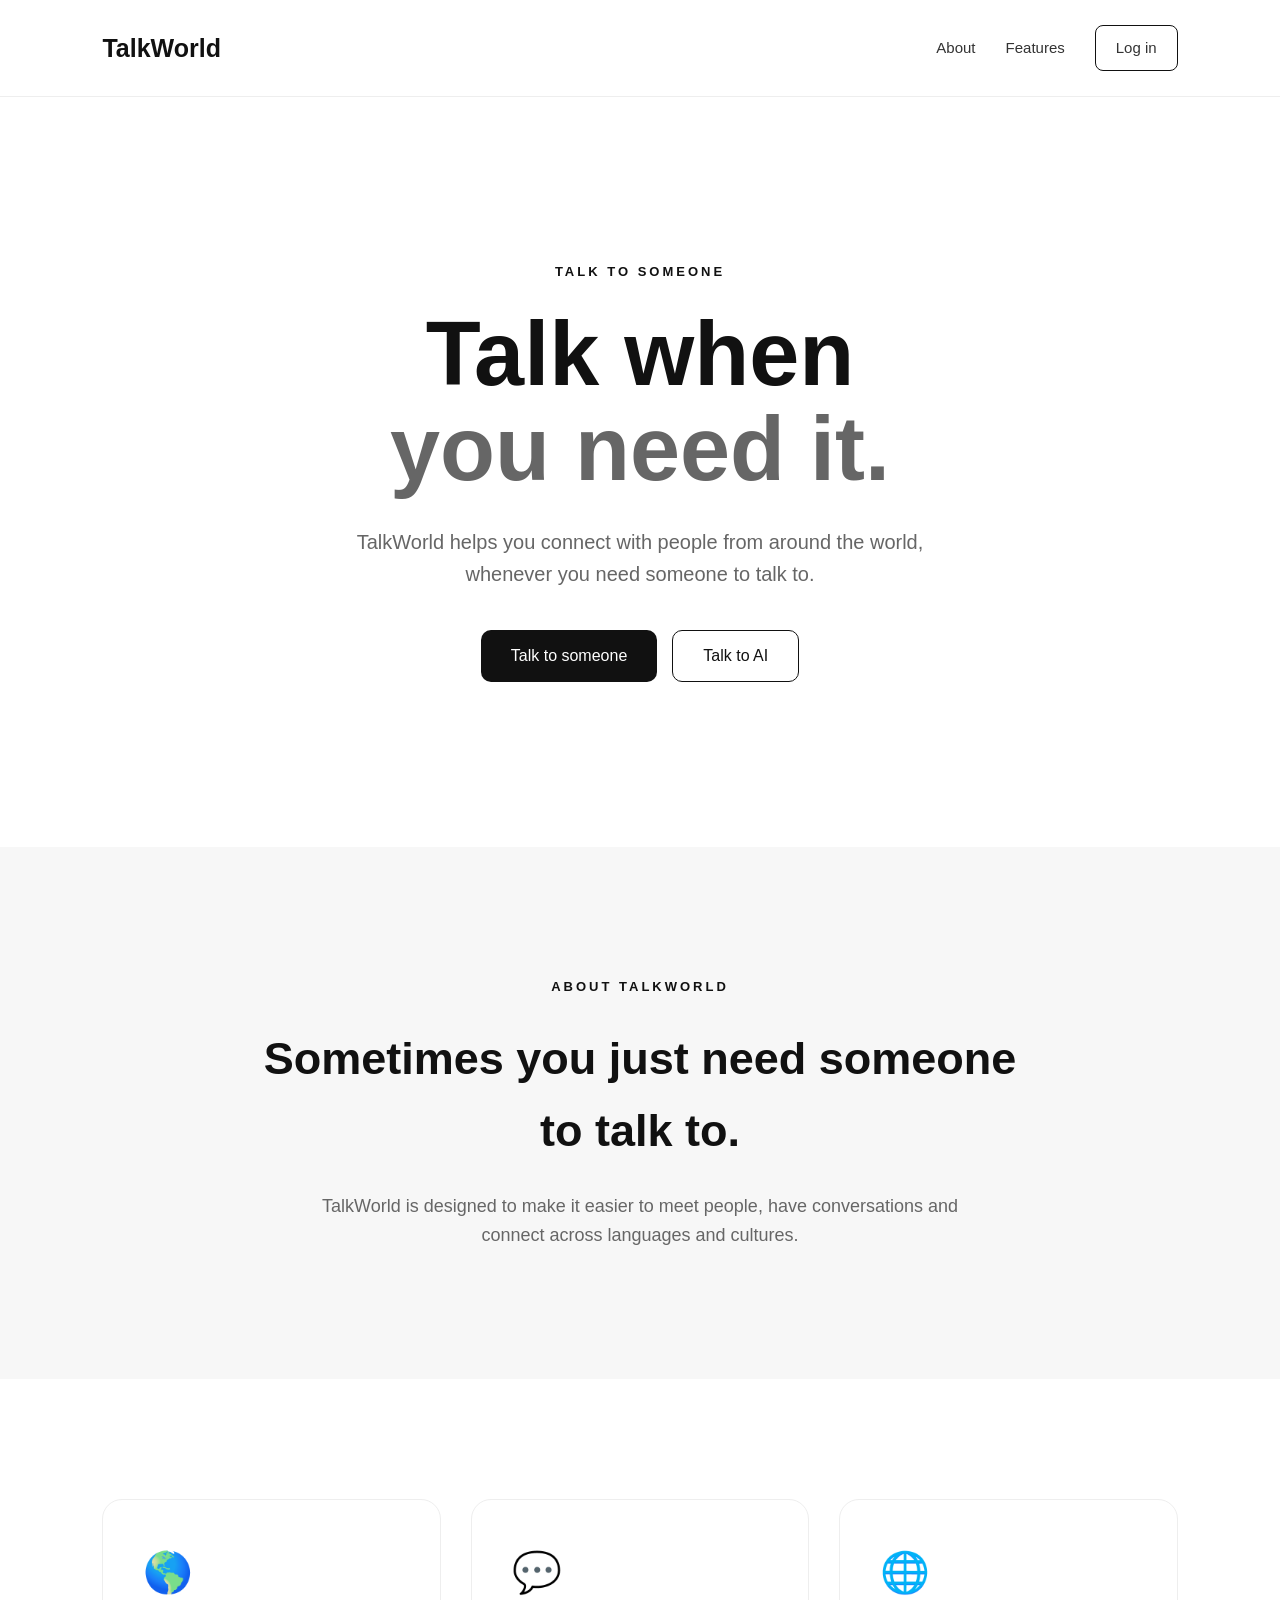
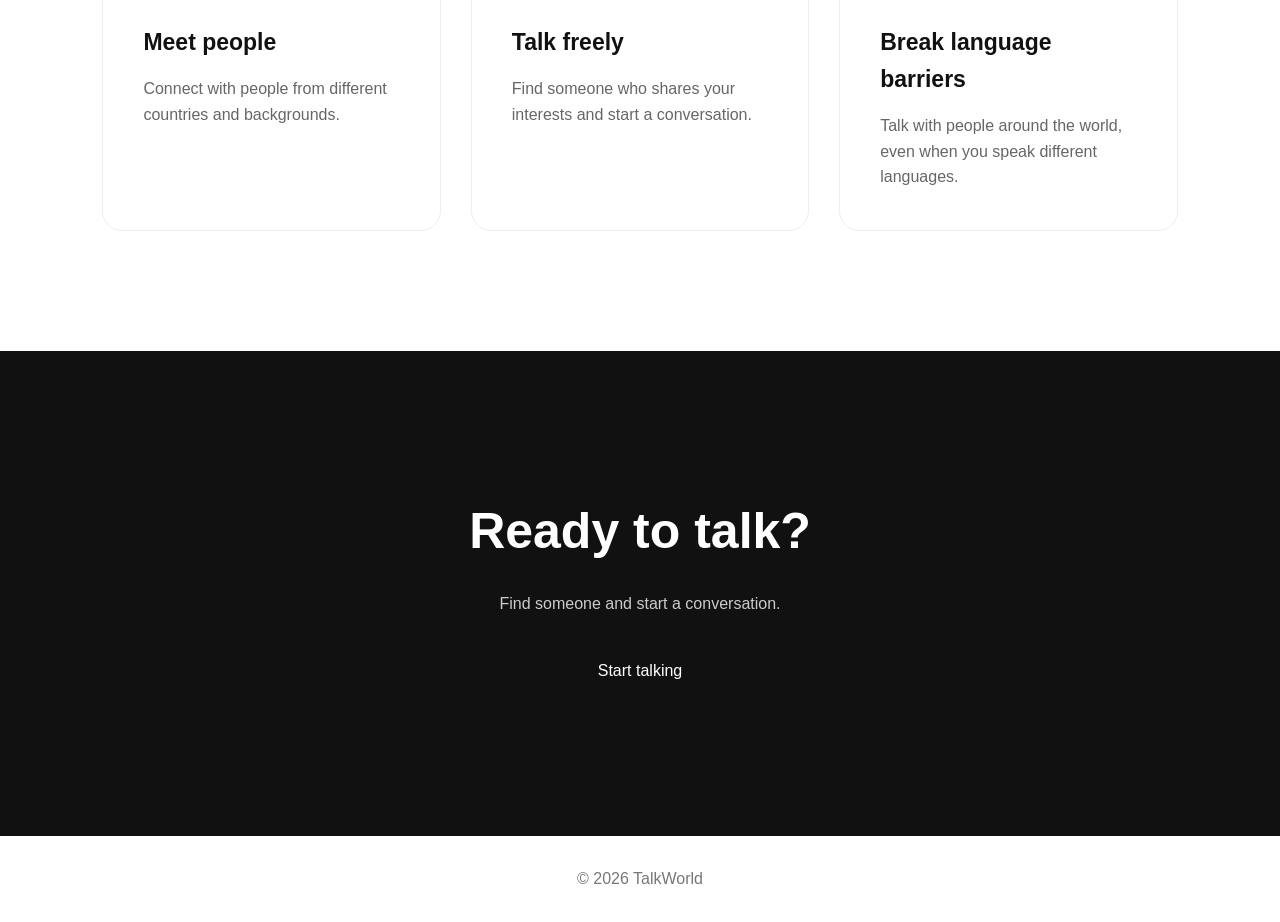
<file: index.html>
<!DOCTYPE html>
<html lang="en">
<head>
<meta charset="UTF-8">
<meta name="viewport" content="width=device-width, initial-scale=1.0">

<title>TalkWorld</title>

<link rel="stylesheet" href="style.css">
</head>

<body>

<!-- NAVIGATION -->

<header class="navbar">

<div class="logo">
TalkWorld
</div>

<nav>

<a href="#about">
About
</a>

<a href="#features">
Features
</a>

<a href="login.html" class="login-button">
Log in
</a>
  
</nav>

</header>


<!-- HERO -->

<main>

<section class="hero">

<div class="hero-content">

<p class="small-title">
TALK TO SOMEONE
</p>

<h1>
Talk when
<span>you need it.</span>
</h1>

<p class="description">
TalkWorld helps you connect with people
from around the world, whenever you need
someone to talk to.
</p>

<div class="buttons">

<button
class="primary-button"
id="talk-button"
type="button">
Talk to someone
</button>

<button
class="secondary-button"
id="ai-button"
type="button">
Talk to AI
</button>

</div>

</div>

</section>


<!-- ABOUT -->

<section
class="about"
id="about">

<p class="small-title">
ABOUT TALKWORLD
</p>

<h2>
Sometimes you just need someone to talk to.
</h2>

<p>
TalkWorld is designed to make it easier
to meet people, have conversations and
connect across languages and cultures.
</p>

</section>


<!-- FEATURES -->

<section
class="features"
id="features">

<div class="feature">

<div class="icon">
🌎
</div>

<h3>
Meet people
</h3>

<p>
Connect with people from different
countries and backgrounds.
</p>

</div>


<div class="feature">

<div class="icon">
💬
</div>

<h3>
Talk freely
</h3>

<p>
Find someone who shares your interests
and start a conversation.
</p>

</div>


<div class="feature">

<div class="icon">
🌐
</div>

<h3>
Break language barriers
</h3>

<p>
Talk with people around the world,
even when you speak different languages.
</p>

</div>

</section>


<!-- FINAL SECTION -->

<section class="final-section">

<h2>
Ready to talk?
</h2>

<p>
Find someone and start a conversation.
</p>

<button
class="primary-button"
id="start-button"
type="button">
Start talking
</button>

</section>

</main>


<!-- FOOTER -->

<footer>

<p>
© 2026 TalkWorld
</p>

</footer>


<!-- JAVASCRIPT -->

<script src="./script.js"></script>

<script>

const loginButton =
document.querySelector("#login-button");

if (loginButton) {

loginButton.addEventListener(
"click",
function () {

window.location.href =
"signup.html";

}
);

}

</script>

</body>
</html>
</file>
<file: style.css>
* {
margin: 0;
padding: 0;
box-sizing: border-box;
}


html {
scroll-behavior: smooth;
}


body {

font-family: Arial, Helvetica, sans-serif;

background: #ffffff;

color: #111111;

line-height: 1.6;

}


/* NAVIGATION */

.navbar {

width: 100%;

padding: 25px 8%;

display: flex;

justify-content: space-between;

align-items: center;

border-bottom: 1px solid #eeeeee;

background: white;

}


.logo {

font-size: 25px;

font-weight: 700;

}


nav {

display: flex;

align-items: center;

gap: 30px;

}


nav a {

text-decoration: none;

color: #333333;

font-size: 15px;

}


.login-button {

padding: 10px 20px;

border: 1px solid #111111;

background: white;

border-radius: 8px;

cursor: pointer;

}


/* HERO */

.hero {

min-height: 750px;

display: flex;

justify-content: center;

align-items: center;

text-align: center;

padding: 80px 20px;

}


.hero-content {

max-width: 850px;

}


.small-title {

font-size: 13px;

letter-spacing: 3px;

font-weight: bold;

margin-bottom: 25px;

}


h1 {

font-size: clamp(50px, 8vw, 90px);

line-height: 1.05;

margin-bottom: 30px;

}


h1 span {

display: block;

color: #666666;

}


.description {

font-size: 20px;

color: #666666;

max-width: 650px;

margin: 0 auto 40px;

}


/* BUTTONS */

.buttons {

display: flex;

justify-content: center;

gap: 15px;

flex-wrap: wrap;

}


.primary-button {

background: #111111;

color: white;

border: none;

padding: 16px 30px;

border-radius: 10px;

font-size: 16px;

cursor: pointer;

}


.secondary-button {

background: white;

color: #111111;

border: 1px solid #111111;

padding: 16px 30px;

border-radius: 10px;

font-size: 16px;

cursor: pointer;

}


.primary-button:hover {

opacity: 0.8;

}


.secondary-button:hover {

background: #f5f5f5;

}


/* ABOUT */

.about {

background: #f7f7f7;

padding: 130px 20px;

text-align: center;

}


.about h2 {

font-size: 45px;

max-width: 800px;

margin: 0 auto 25px;

}


.about p:last-child {

max-width: 650px;

margin: auto;

color: #666666;

font-size: 18px;

}


/* FEATURES */

.features {

display: grid;

grid-template-columns: repeat(3, 1fr);

gap: 30px;

padding: 120px 8%;

}


.feature {

padding: 40px;

border: 1px solid #eeeeee;

border-radius: 20px;

}


.icon {

font-size: 40px;

margin-bottom: 20px;

}


.feature h3 {

font-size: 23px;

margin-bottom: 15px;

}


.feature p {

color: #666666;

}


/* FINAL SECTION */

.final-section {

text-align: center;

padding: 140px 20px;

background: #111111;

color: white;

}


.final-section h2 {

font-size: 50px;

margin-bottom: 20px;

}


.final-section p {

color: #cccccc;

margin-bottom: 30px;

}


/* FOOTER */

footer {

text-align: center;

padding: 30px;

color: #777777;

}


/* MOBILE */

@media (max-width: 800px) {

nav a {

display: none;

}


.features {

grid-template-columns: 1fr;

}


.about h2 {

font-size: 35px;

}


.final-section h2 {

font-size: 38px;

}

}
/* SELECTED OPTIONS */

.option-button.selected {

background: #111111;

color: white;

border-color: #111111;

transform: scale(1.03);
}

.option-button {

transition: all 0.2s ease;
}

.option-button:hover {

transform: translateY(-2px);
}
</file>
